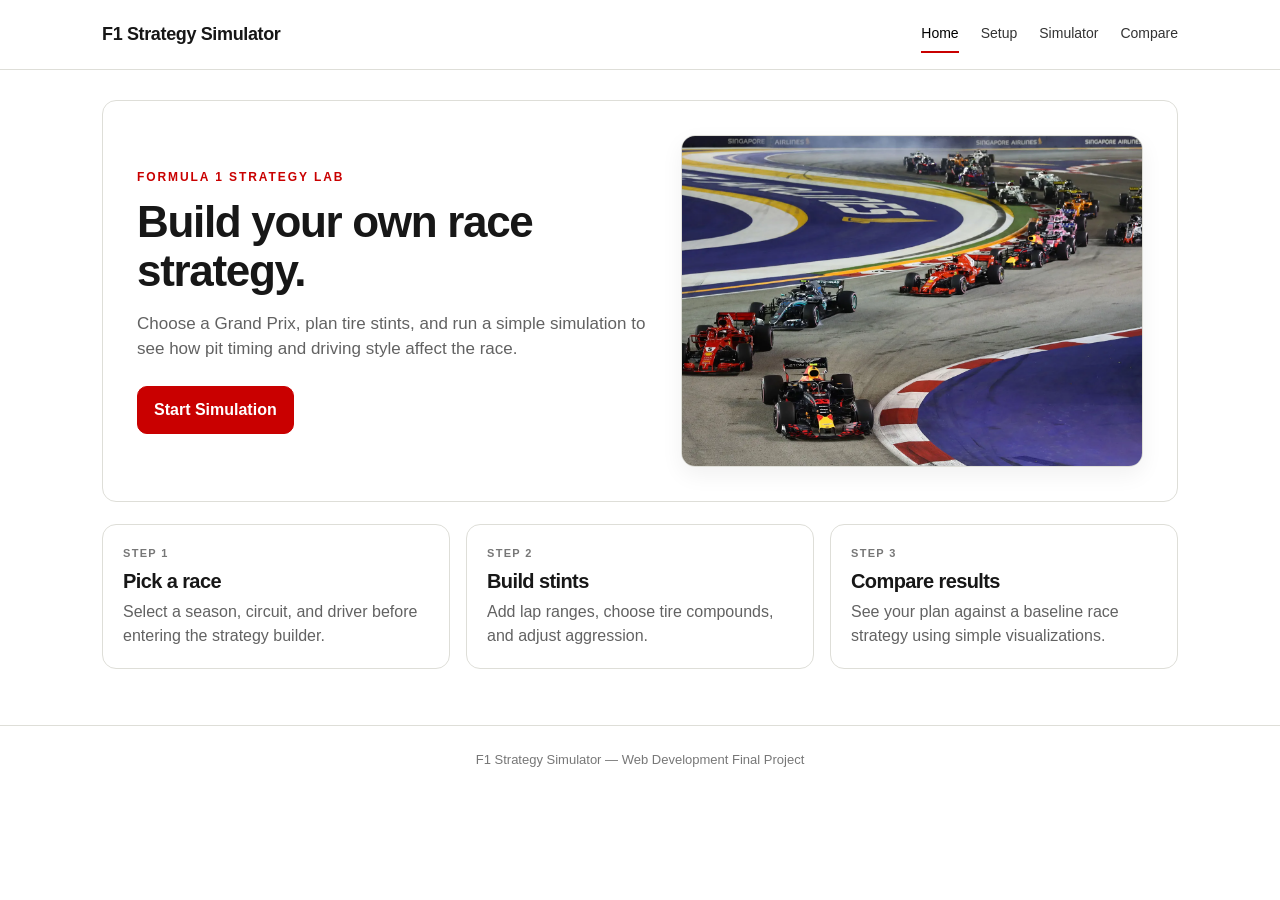
<file: index.html>
<!DOCTYPE html>
<html lang="en">
<head>
  <meta charset="UTF-8">
  <meta name="viewport" content="width=device-width, initial-scale=1.0">
  <meta name="description" content="Build and test Formula 1 pit stop and tire strategies using real race data.">
  <title>F1 Strategy Simulator | Home</title>
  <link rel="stylesheet" href="styles.css">
</head>
<body>
  <header class="site-header">
    <div class="nav-wrap">
      <a class="logo" href="index.html">F1 Strategy Simulator</a>
      <button class="menu-btn" type="button" aria-label="Open navigation">☰</button>
      <nav class="nav-links">
        <a class="active" href="index.html">Home</a>
        <a href="setup.html">Setup</a>
        <a href="simulator.html">Simulator</a>
        <a href="compare.html">Compare</a>
      </nav>
    </div>
  </header>

  <main class="container">
    <section class="hero">
      <div>
        <div class="kicker">Formula 1 strategy lab</div>
        <h1>Build your own race strategy.</h1>
        <p>Choose a Grand Prix, plan tire stints, and run a simple simulation to see how pit timing and driving style affect the race.</p>
        <div class="actions">
          <a class="btn red" href="setup.html">Start Simulation</a>
        </div>
      </div>

      <div class="hero-photo-card">
        <img src="singapore-gp.webp" alt="Formula 1 cars racing through the Singapore Grand Prix circuit">
      </div>
    </section>

    <section class="feature-grid">
      <article class="card"><small>Step 1</small><h3>Pick a race</h3><p>Select a season, circuit, and driver before entering the strategy builder.</p></article>
      <article class="card"><small>Step 2</small><h3>Build stints</h3><p>Add lap ranges, choose tire compounds, and adjust aggression.</p></article>
      <article class="card"><small>Step 3</small><h3>Compare results</h3><p>See your plan against a baseline race strategy using simple visualizations.</p></article>
    </section>

  </main>

  <footer class="footer">F1 Strategy Simulator — Web Development Final Project</footer>
  <script src="app.js"></script>
</body>
</html>
</file>
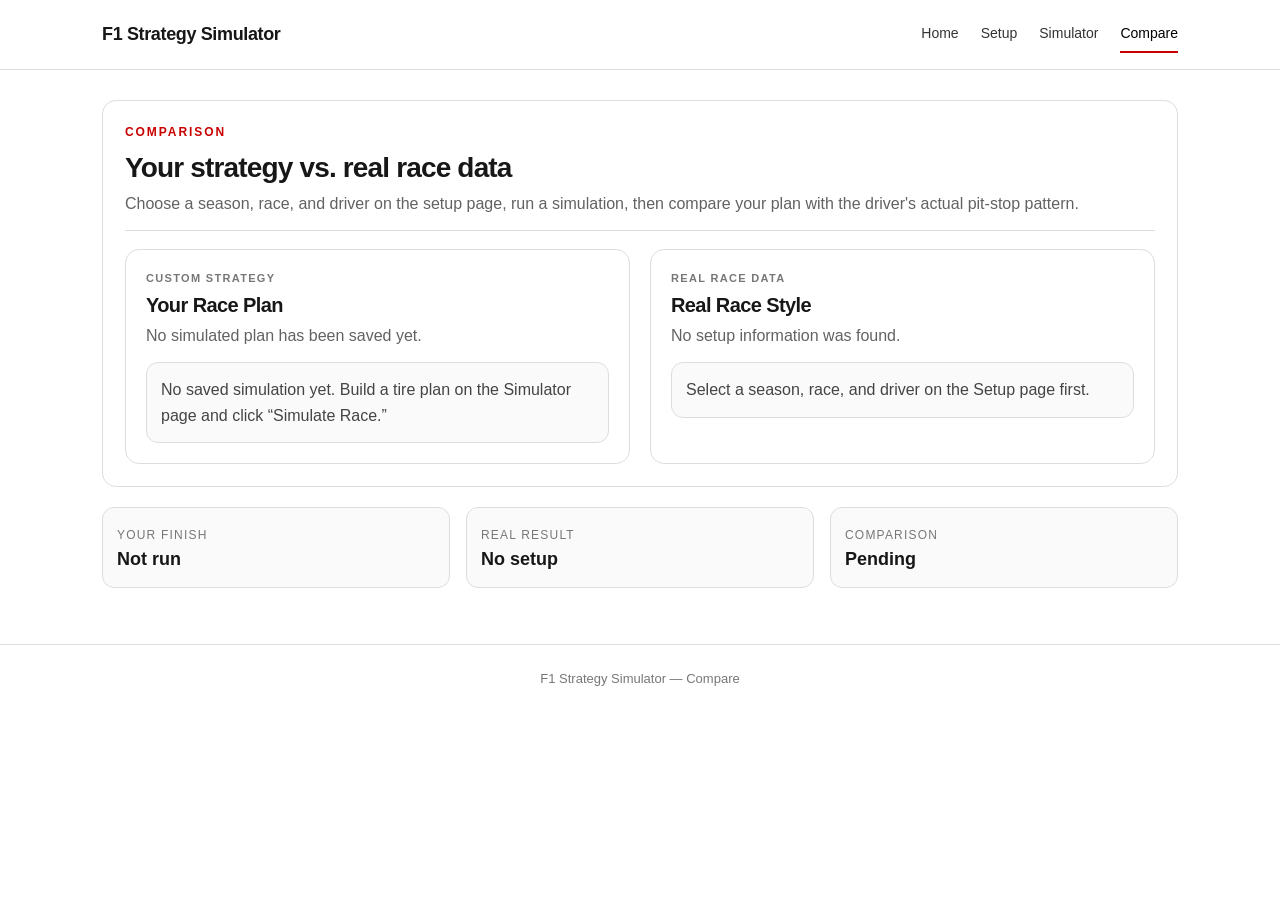
<file: compare.html>
<!DOCTYPE html>
<html lang="en">
<head>
  <meta charset="UTF-8">
  <meta name="viewport" content="width=device-width, initial-scale=1.0">
  <meta name="description" content="Compare custom and real Formula 1 strategies.">
  <title>F1 Strategy Simulator | Compare</title>
  <link rel="stylesheet" href="styles.css">
</head>
<body>
  <header class="site-header"><div class="nav-wrap"><a class="logo" href="index.html">F1 Strategy Simulator</a><button class="menu-btn" type="button">☰</button><nav class="nav-links"><a href="index.html">Home</a><a href="setup.html">Setup</a><a href="simulator.html">Simulator</a><a class="active" href="compare.html">Compare</a></nav></div></header>
  <main class="container compare-page">
    <section class="panel"><div class="panel-header"><div><div class="kicker">Comparison</div><h2>Your strategy vs. real race data</h2><p id="compareIntro">Choose a season, race, and driver on the setup page, run a simulation, then compare your plan with the driver's actual pit-stop pattern.</p></div></div>
      <div class="compare-grid">
        <article class="card"><small>Custom strategy</small><h3>Your Race Plan</h3><p id="yourPlanSummary">No simulated plan has been saved yet.</p><div id="yourPlanTable"></div></article>
        <article class="card"><small>Real race data</small><h3>Real Race Style</h3><p id="realPlanSummary">Loading real race information...</p><div id="realPlanTable"></div></article>
      </div>
    </section>
    <section class="stats-grid"><div class="info-box"><span>Your finish</span><strong id="compareYourFinish">Not run</strong></div><div class="info-box"><span>Real result</span><strong id="compareRealFinish">Loading</strong></div><div class="info-box"><span>Comparison</span><strong id="compareGain">Pending</strong></div></section>
  </main>
  <footer class="footer">F1 Strategy Simulator — Compare</footer>
  <script src="app.js"></script>
</body>
</html>
</file>
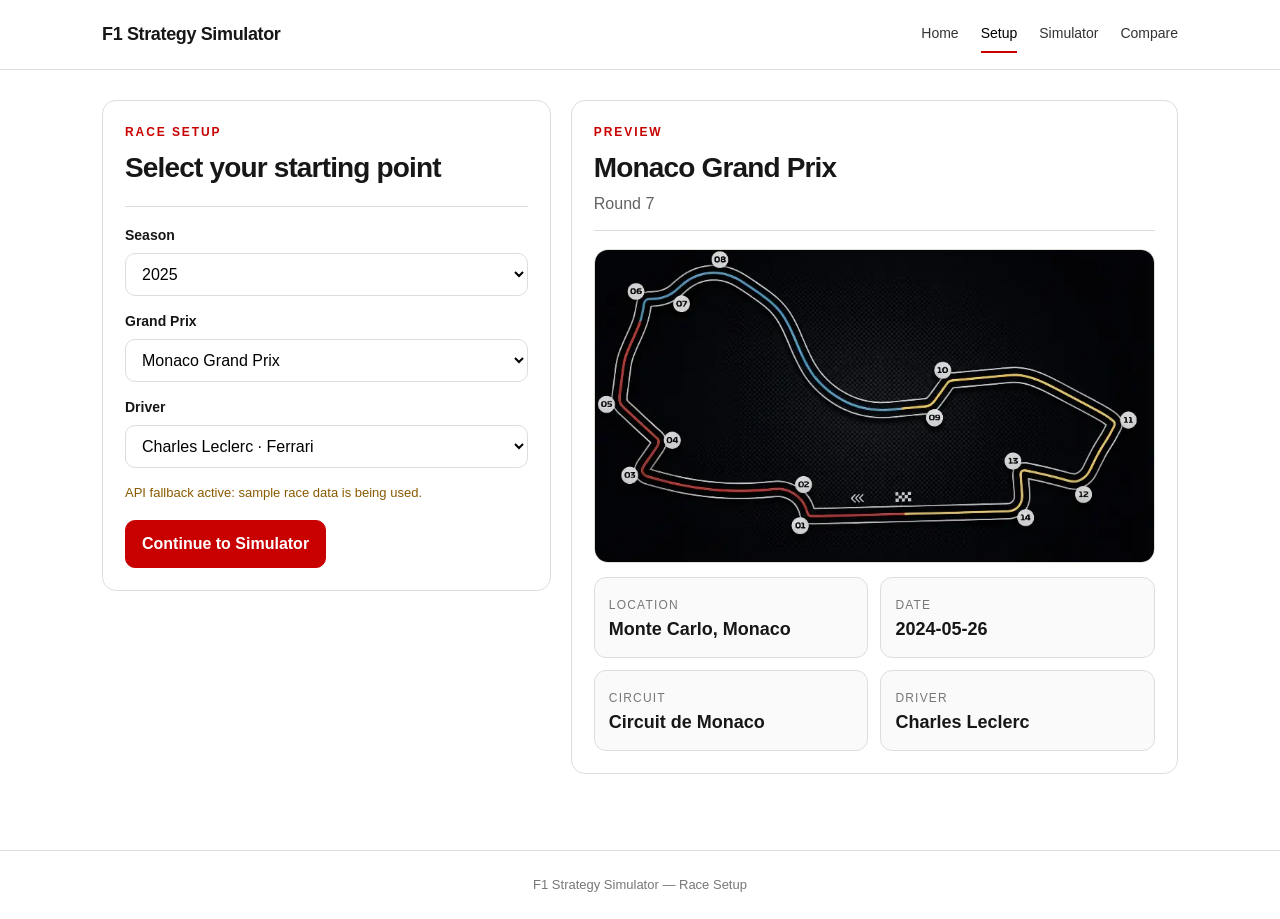
<file: setup.html>
<!DOCTYPE html>
<html lang="en">
<head>
  <meta charset="UTF-8">
  <meta name="viewport" content="width=device-width, initial-scale=1.0">
  <meta name="description" content="Select the race and driver for the F1 strategy simulator.">
  <title>F1 Strategy Simulator | Setup</title>
  <link rel="stylesheet" href="styles.css">
</head>
<body>
  <header class="site-header"><div class="nav-wrap"><a class="logo" href="index.html">F1 Strategy Simulator</a><button class="menu-btn" type="button">☰</button><nav class="nav-links"><a href="index.html">Home</a><a class="active" href="setup.html">Setup</a><a href="simulator.html">Simulator</a><a href="compare.html">Compare</a></nav></div></header>

  <main class="container two-col">
    <section class="panel">
      <div class="panel-header"><div><div class="kicker">Race setup</div><h2>Select your starting point</h2></div></div>
      <div class="form-row"><label for="seasonSelect">Season</label><select id="seasonSelect"><option value="2025">2025</option><option value="2024">2024</option></select></div>
      <div class="form-row"><label for="raceSelect">Grand Prix</label><select id="raceSelect"><option>Loading races...</option></select></div>
      <div class="form-row"><label for="driverSelect">Driver</label><select id="driverSelect"><option>Loading drivers...</option></select></div>
      <p class="api-note" id="apiStatus">Connecting to F1 API...</p>
      <a class="btn red" href="simulator.html" id="saveSetup">Continue to Simulator</a>
    </section>

    <section>
      <div class="panel">
        <div class="panel-header"><div><div class="kicker">Preview</div><h2 id="raceName">Race Name</h2><p id="raceRound">This area updates when the dropdowns change.</p></div></div>
        <div class="track-image-card"><img src="albert-park-circuit-card.webp" alt="Albert Park circuit map preview"></div>
        <div class="info-list"><div class="info-box"><span>Location</span><strong id="raceLocation">---</strong></div><div class="info-box"><span>Date</span><strong id="raceDate">---</strong></div><div class="info-box"><span>Circuit</span><strong id="raceTrack">---</strong></div><div class="info-box"><span>Driver</span><strong id="raceDriver">---</strong></div></div>
      </div>

    </section>
  </main>
  <footer class="footer">F1 Strategy Simulator — Race Setup</footer>
  <script src="app.js"></script>
</body>
</html>
</file>
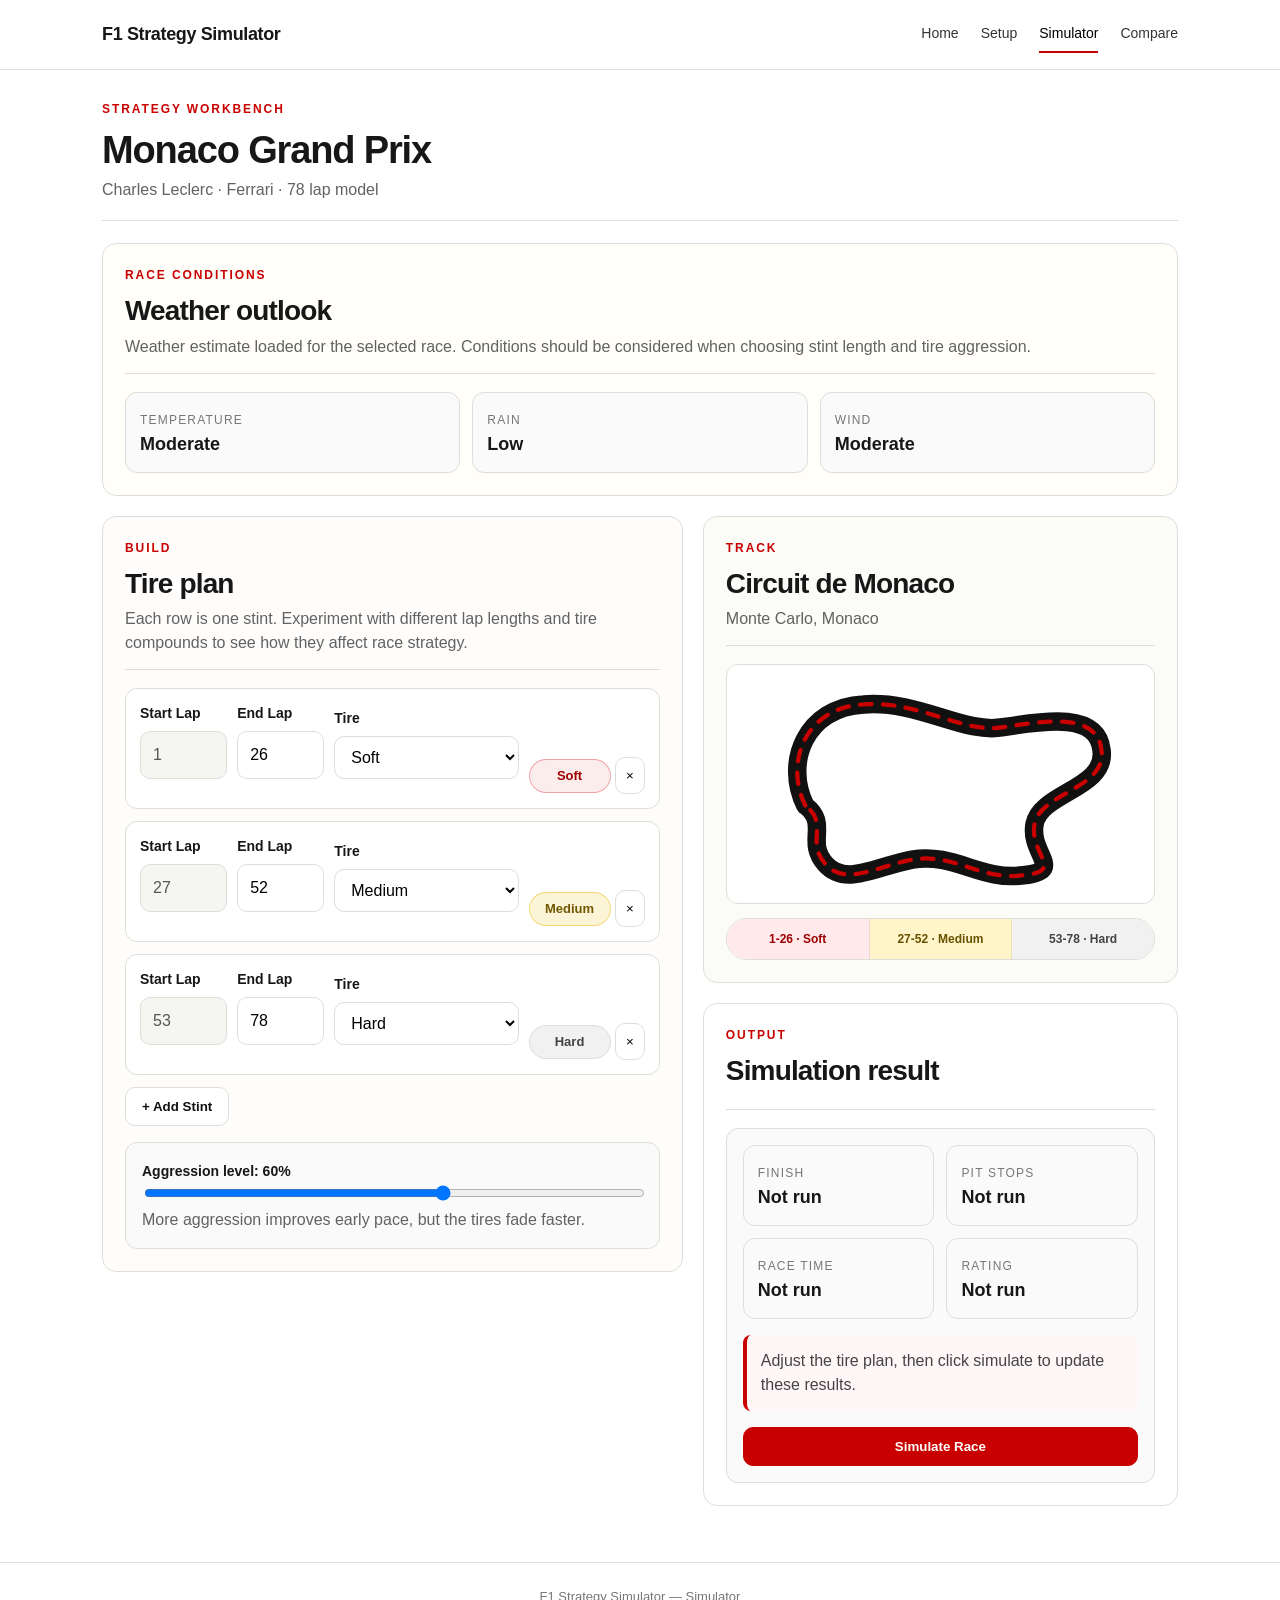
<file: simulator.html>
<!DOCTYPE html>
<html lang="en">
<head>
  <meta charset="UTF-8">
  <meta name="viewport" content="width=device-width, initial-scale=1.0">
  <meta name="description" content="Build tire stints and simulate an F1 race strategy.">
  <title>F1 Strategy Simulator | Simulator</title>
  <link rel="stylesheet" href="styles.css">
</head>
<body>
  <header class="site-header"><div class="nav-wrap"><a class="logo" href="index.html">F1 Strategy Simulator</a><button class="menu-btn" type="button">☰</button><nav class="nav-links"><a href="index.html">Home</a><a href="setup.html">Setup</a><a class="active" href="simulator.html">Simulator</a><a href="compare.html">Compare</a></nav></div></header>

  <main class="container simulator-page">
    <section class="race-strip">
      <div>
        <div class="kicker">Strategy workbench</div>
        <h1 id="simRaceTitle">Monaco Grand Prix</h1>
        <p id="simRaceMeta">Charles Leclerc · 78 lap model · dry conditions</p>
      </div>

    </section>

    <section class="panel weather-panel" id="weatherPanel">
      <div class="panel-header"><div><div class="kicker">Race conditions</div><h2>Weather outlook</h2><p id="weatherSummary">Choose a race on the Setup page to load location-based weather conditions for race day.</p></div></div>
      <div class="weather-grid">
        <div class="info-box"><span>Temperature</span><strong id="weatherTemp">---</strong></div>
        <div class="info-box"><span>Rain</span><strong id="weatherRain">---</strong></div>
        <div class="info-box"><span>Wind</span><strong id="weatherWind">---</strong></div>
      </div>
    </section>

    <section class="sim-grid">
      <div class="panel strategy-panel">
        <div class="panel-header"><div><div class="kicker">Build</div><h2>Tire plan</h2><p>Each row is one stint. Experiment with different lap lengths and tire compounds to see how they affect race strategy.</p></div></div>
        <div id="stintList"></div>
        <button class="btn secondary" id="addStint" type="button">+ Add Stint</button>
        <div class="slider-row"><label for="aggression">Aggression level: <span id="aggressionValue">60%</span></label><input id="aggression" type="range" min="0" max="100" value="60"><p>More aggression improves early pace, but the tires fade faster.</p></div>
      </div>

      <aside class="sim-side">
        <div class="panel track-panel">
          <div class="panel-header"><div><div class="kicker">Track</div><h2 id="simCircuitName">Circuit de Monaco</h2><p id="simCircuitLocation">Monte Carlo, Monaco</p></div></div>
          <div class="fake-track large-track"><svg viewBox="0 0 300 180" aria-label="Simple track drawing"><path class="track-line" d="M55 105 C40 75,55 36,96 34 C135 31,166 55,194 50 C225 45,260 40,263 66 C267 93,220 96,216 118 C212 139,238 151,208 154 C178 158,160 138,130 143 C104 148,83 162,69 146 C55 130,72 118,55 105"/><path class="track-accent" d="M55 105 C40 75,55 36,96 34 C135 31,166 55,194 50 C225 45,260 40,263 66 C267 93,220 96,216 118 C212 139,238 151,208 154 C178 158,160 138,130 143 C104 148,83 162,69 146 C55 130,72 118,55 105"/></svg></div>
          <div class="timeline" id="strategyTimeline"></div>
        </div>

        <div class="panel result-panel">
          <div class="panel-header"><div><div class="kicker">Output</div><h2>Simulation result</h2></div></div>
          <div class="result-content">
            <div class="summary-grid"><div class="info-box"><span>Finish</span><strong id="projectedFinish">Not run</strong></div><div class="info-box"><span>Pit stops</span><strong id="pitStops">Not run</strong></div><div class="info-box"><span>Race time</span><strong id="raceTime">Not run</strong></div><div class="info-box"><span>Rating</span><strong id="strategyRating">Not run</strong></div></div>
            <p class="notice" id="simulationMessage">Adjust the tire plan, then click simulate to update these results.</p>
            <button class="btn red full" id="simulateBtn" type="button">Simulate Race</button>
          </div>
        </div>
      </aside>
    </section>
  </main>
  <footer class="footer">F1 Strategy Simulator — Simulator</footer>
  <script src="app.js"></script>
</body>
</html>
</file>
<file: styles.css>
:root{
  --bg:#fff;
  --paper:#f7f7f4;
  --ink:#171717;
  --muted:#626262;
  --line:#deded8;
  --red:#c90000;
  --red-dark:#980000;
  --green:#257a45;
  --blue:#1d4ed8;
  --radius:14px;
}

*{box-sizing:border-box}
body{margin:0;font-family:Arial,Helvetica,sans-serif;color:var(--ink);background:var(--bg);line-height:1.5}
a{color:inherit;text-decoration:none}
svg{max-width:100%}
h1,h2,h3{margin:0;letter-spacing:-.03em;line-height:1.1}
h1{font-size:44px;margin-bottom:16px}
h2{font-size:28px;margin-bottom:8px}
h3{font-size:20px;margin-bottom:8px}
p{margin:0;color:var(--muted)}

.site-header{position:sticky;top:0;z-index:10;background:#fff;border-bottom:1px solid var(--line)}
.nav-wrap{max-width:1120px;margin:0 auto;padding:16px 22px;display:flex;align-items:center;justify-content:space-between;gap:18px}
.logo{display:flex;align-items:center;font-size:18px;font-weight:700;letter-spacing:-.02em}
.nav-links{display:flex;align-items:center;gap:22px;font-size:14px;color:#333}
.nav-links a{padding:7px 0;border-bottom:2px solid transparent}
.nav-links a:hover,.nav-links a.active{border-color:var(--red);color:#000}
.menu-btn{display:none;border:1px solid var(--line);background:#fff;border-radius:8px;padding:8px 10px;font-size:18px}

.container{max-width:1120px;margin:0 auto;padding:30px 22px 56px}
.footer{border-top:1px solid var(--line);padding:24px 22px;color:#777;font-size:13px;text-align:center}
.kicker{font-size:12px;letter-spacing:.16em;text-transform:uppercase;color:var(--red);font-weight:700;margin-bottom:12px}

.hero{display:grid;grid-template-columns:1.05fr .95fr;gap:34px;align-items:center;padding:34px;border:1px solid var(--line);background:#fff;border-radius:var(--radius)}
.hero p{font-size:17px;max-width:620px}
.hero-photo-card,.track-image-card{border:1px solid var(--line);border-radius:var(--radius);overflow:hidden;background:#f4f4f0;box-shadow:0 8px 22px rgba(0,0,0,.06)}
.hero-photo-card img{display:block;width:100%;height:330px;object-fit:cover}
.track-image-card{margin-bottom:14px;background:#111;box-shadow:none}
.track-image-card img{display:block;width:100%;height:auto;object-fit:cover}
.actions{display:flex;gap:12px;flex-wrap:wrap;margin-top:24px}

.btn{display:inline-flex;align-items:center;justify-content:center;gap:8px;border:1px solid #111;background:#111;color:#fff;padding:11px 16px;border-radius:10px;font-weight:700;cursor:pointer;transition:transform .15s ease,background .15s ease}
.btn:hover{transform:translateY(-1px);background:#333}
.btn.secondary{background:#fff;color:#111;border-color:var(--line)}
.btn.secondary:hover{background:#f4f4f0}
.btn.red{background:var(--red);border-color:var(--red)}
.btn.red:hover{background:var(--red-dark)}
.btn.full{width:100%;margin-top:16px}

.panel,.card{border:1px solid var(--line);border-radius:var(--radius);background:#fff}
.panel{padding:22px;margin-bottom:20px}
.card{padding:20px}
.card:hover{box-shadow:0 8px 22px rgba(0,0,0,.06);transform:translateY(-2px);transition:.15s ease}
.card small{display:block;color:#777;text-transform:uppercase;letter-spacing:.12em;font-size:11px;font-weight:700;margin-bottom:8px}
.panel-header{display:flex;justify-content:space-between;gap:16px;align-items:flex-start;border-bottom:1px solid var(--line);padding-bottom:14px;margin-bottom:18px}

.feature-grid,.stats-grid{display:grid;grid-template-columns:repeat(3,1fr);gap:16px;margin-top:22px}
.two-col{display:grid;grid-template-columns:.85fr 1.15fr;gap:20px;align-items:start}
.info-list{display:grid;grid-template-columns:repeat(2,1fr);gap:12px}
.info-box{padding:14px;border:1px solid var(--line);border-radius:12px;background:#fafafa}
.info-box strong{display:block;font-size:18px}
.info-box span{font-size:12px;color:#777;text-transform:uppercase;letter-spacing:.1em}

.form-row{display:grid;gap:7px;margin-bottom:15px}
label{font-weight:700;font-size:14px}
select,input[type="text"],input[type="number"]{width:100%;border:1px solid var(--line);border-radius:10px;padding:11px 12px;background:#fff;font:inherit}
select:focus,input:focus{outline:2px solid rgba(201,0,0,.18);border-color:var(--red)}
.api-note{font-size:13px;color:#555;margin:10px 0 18px}

.race-strip{display:flex;justify-content:space-between;align-items:flex-start;gap:20px;margin-bottom:22px;padding-bottom:18px;border-bottom:1px solid var(--line)}
.race-strip h1{font-size:38px;margin-bottom:6px}
.weather-panel{margin-bottom:20px;background:#fffef9}
.weather-grid,.summary-grid{display:grid;grid-template-columns:repeat(3,1fr);gap:12px}
.summary-grid{grid-template-columns:repeat(2,1fr)}
.sim-grid{display:grid;grid-template-columns:1.1fr .9fr;gap:20px;align-items:start}
.sim-side{display:grid;gap:20px;align-content:start}
.sim-side .panel{margin-bottom:0}
.strategy-panel{background:#fffdfb}
.track-panel{background:#fbfbf8}
.result-panel{position:static;top:auto}
.result-content{border:1px solid var(--line);border-radius:12px;background:#fafafa;padding:16px}

.fake-track{height:190px;background:#fff;border:1px solid var(--line);border-radius:12px;display:grid;place-items:center;margin-bottom:14px;overflow:hidden}
.large-track{height:240px}
.track-line{fill:none;stroke:#111;stroke-width:13;stroke-linecap:round;stroke-linejoin:round}
.track-accent{fill:none;stroke:var(--red);stroke-width:3;stroke-linecap:round;stroke-dasharray:8 8}
.timeline{display:flex;height:42px;border:1px solid var(--line);border-radius:999px;overflow:hidden;background:#fff}
.timeline-segment{display:flex;align-items:center;justify-content:center;font-size:12px;font-weight:700;border-right:1px solid rgba(0,0,0,.08);white-space:nowrap}
.timeline-segment:last-child{border-right:0}
.timeline-soft{background:#ffe9ea;color:#9d0000}
.timeline-medium{background:#fff5c8;color:#685100}
.timeline-hard{background:#f1f1f1;color:#444}
.timeline-intermediate{background:#dff7e6;color:#166534}
.timeline-wet{background:#dbeafe;color:var(--blue)}

.stint{display:grid;grid-template-columns:1fr 1fr auto;gap:10px;align-items:end;border:1px solid var(--line);border-radius:12px;padding:14px;margin-bottom:12px;background:#fff}
.lap-range-fields{display:grid;grid-template-columns:1fr 1fr;gap:10px}
.lap-start[readonly]{background:#f5f5f2;color:#555}
.tire-pill{display:inline-block;border-radius:999px;border:1px solid var(--line);padding:6px 10px;font-size:13px;font-weight:700;text-align:center;min-width:82px}
.tire-soft{background:rgba(215,25,32,.08);border-color:rgba(215,25,32,.35);color:#9d0000}
.tire-medium{background:rgba(232,184,0,.16);border-color:rgba(232,184,0,.45);color:#715800}
.tire-hard{background:#f1f1f1;color:#444}
.tire-intermediate{background:rgba(34,197,94,.12);border-color:rgba(34,197,94,.45);color:#166534}
.tire-wet{background:rgba(37,99,235,.12);border-color:rgba(37,99,235,.45);color:var(--blue)}
.icon-btn{border:1px solid var(--line);background:#fff;border-radius:10px;padding:10px;cursor:pointer}
.icon-btn:hover{background:#f4f4f0}
.slider-row{border:1px solid var(--line);border-radius:12px;padding:16px;margin-top:16px;background:#fafafa}
input[type="range"]{width:100%}
.notice{border-left:4px solid var(--red);background:#fff7f7;padding:14px;border-radius:8px;margin-top:16px;color:#444}

.compare-grid{display:grid;grid-template-columns:1fr 1fr;gap:20px}
.compare-page .stats-grid{margin-top:0}
table{width:100%;border-collapse:collapse;margin-top:14px;font-size:14px}
td,th{border:1px solid var(--line);padding:10px;text-align:left}
th{background:#f5f5f2}
.empty-state{border:1px solid var(--line);border-radius:12px;background:#fafafa;color:#444;padding:14px;margin-top:14px;line-height:1.6}

@media(max-width:850px){
  .menu-btn{display:block}
  .nav-links{display:none;position:absolute;top:67px;left:0;right:0;background:#fff;border-bottom:1px solid var(--line);padding:12px 22px;flex-direction:column;align-items:flex-start}
  .nav-links.open{display:flex}
  .hero,.two-col,.sim-grid,.compare-grid{grid-template-columns:1fr}
  .feature-grid,.stats-grid,.info-list,.summary-grid,.weather-grid{grid-template-columns:1fr}
  h1{font-size:34px}
  .hero{padding:24px}
  .hero-photo-card img{height:240px}
  .stint{grid-template-columns:1fr}
  .lap-range-fields{grid-template-columns:1fr}
  .race-strip{display:block}
  .sim-side{gap:16px}
}
</file>
